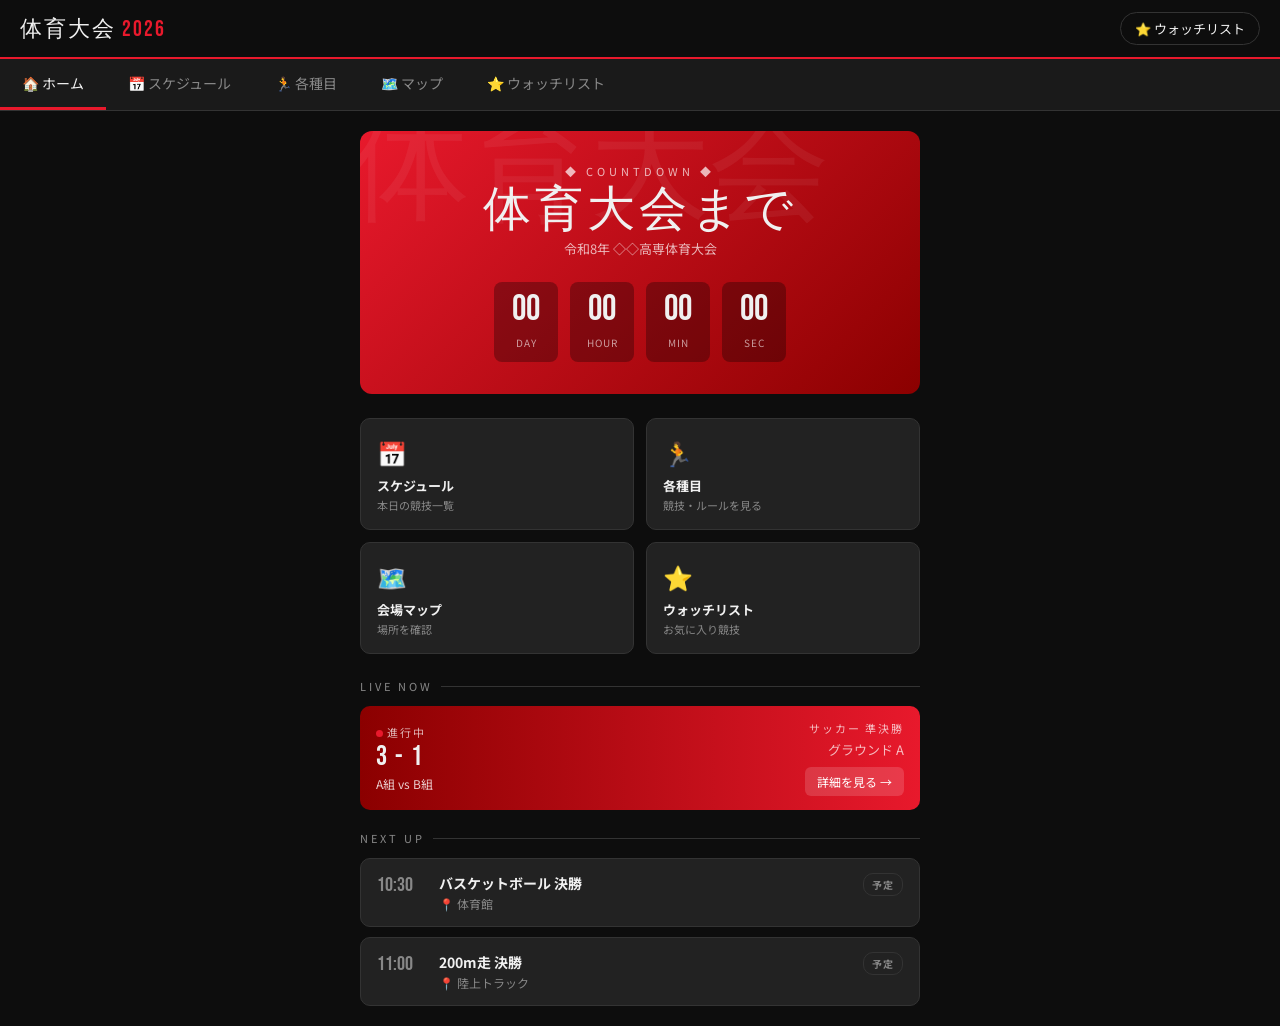
<file: taiikusai.html>
<!DOCTYPE html>
<html lang="ja">
<head>
<meta charset="UTF-8">
<meta name="viewport" content="width=device-width, initial-scale=1.0">
<title>体育大会 2026</title>
<link href="https://fonts.googleapis.com/css2?family=Bebas+Neue&family=Noto+Sans+JP:wght@400;700;900&display=swap" rel="stylesheet">
<style>
  :root {
    --red: #e8192c;
    --dark: #0d0d0d;
    --mid: #1a1a1a;
    --card: #222222;
    --border: #333;
    --text: #f0f0f0;
    --muted: #888;
    --accent: #ffcc00;
  }

  * { box-sizing: border-box; margin: 0; padding: 0; }

  body {
    background: var(--dark);
    color: var(--text);
    font-family: 'Noto Sans JP', sans-serif;
    min-height: 100vh;
  }

  /* ===== HEADER ===== */
  header {
    background: var(--dark);
    border-bottom: 2px solid var(--red);
    padding: 12px 20px;
    display: flex;
    align-items: center;
    justify-content: space-between;
    position: sticky;
    top: 0;
    z-index: 100;
  }

  .logo {
    font-family: 'Bebas Neue', sans-serif;
    font-size: 22px;
    letter-spacing: 2px;
    color: var(--text);
  }
  .logo span { color: var(--red); }

  .watchlist-btn {
    background: none;
    border: 1px solid var(--border);
    color: var(--text);
    padding: 6px 14px;
    border-radius: 20px;
    cursor: pointer;
    font-size: 13px;
    display: flex;
    align-items: center;
    gap: 6px;
    font-family: 'Noto Sans JP', sans-serif;
    transition: border-color 0.2s;
  }
  .watchlist-btn:hover { border-color: var(--accent); color: var(--accent); }
  .watchlist-badge {
    background: var(--red);
    color: white;
    border-radius: 50%;
    width: 18px;
    height: 18px;
    font-size: 11px;
    display: flex;
    align-items: center;
    justify-content: center;
    display: none;
  }
  .watchlist-badge.show { display: flex; }

  /* ===== NAV ===== */
  nav {
    background: var(--mid);
    display: flex;
    overflow-x: auto;
    border-bottom: 1px solid var(--border);
    scrollbar-width: none;
  }
  nav::-webkit-scrollbar { display: none; }

  .nav-btn {
    background: none;
    border: none;
    color: var(--muted);
    padding: 14px 22px;
    cursor: pointer;
    font-size: 14px;
    font-family: 'Noto Sans JP', sans-serif;
    white-space: nowrap;
    border-bottom: 3px solid transparent;
    transition: all 0.2s;
  }
  .nav-btn.active {
    color: var(--text);
    border-bottom-color: var(--red);
  }
  .nav-btn:hover { color: var(--text); }

  /* ===== PAGES ===== */
  .page { display: none; padding: 20px; max-width: 600px; margin: 0 auto; }
  .page.active { display: block; }

  /* ===== HOME ===== */
  .hero {
    background: linear-gradient(135deg, var(--red) 0%, #8b0000 100%);
    border-radius: 12px;
    padding: 32px 24px;
    text-align: center;
    margin-bottom: 24px;
    position: relative;
    overflow: hidden;
  }
  .hero::before {
    content: '体育大会';
    font-family: 'Bebas Neue', sans-serif;
    font-size: 120px;
    position: absolute;
    top: -20px; left: -10px;
    color: rgba(255,255,255,0.06);
    line-height: 1;
    pointer-events: none;
  }
  .hero-label {
    font-size: 11px;
    letter-spacing: 4px;
    text-transform: uppercase;
    color: rgba(255,255,255,0.7);
    margin-bottom: 8px;
  }
  .hero-title {
    font-family: 'Bebas Neue', sans-serif;
    font-size: 48px;
    letter-spacing: 4px;
    line-height: 1;
    margin-bottom: 4px;
  }
  .hero-sub {
    font-size: 13px;
    color: rgba(255,255,255,0.7);
    margin-bottom: 24px;
  }

  /* countdown */
  .countdown {
    display: flex;
    gap: 12px;
    justify-content: center;
  }
  .cd-unit {
    background: rgba(0,0,0,0.3);
    border-radius: 8px;
    padding: 10px 14px;
    min-width: 64px;
  }
  .cd-num {
    font-family: 'Bebas Neue', sans-serif;
    font-size: 36px;
    line-height: 1;
    display: block;
  }
  .cd-label {
    font-size: 10px;
    color: rgba(255,255,255,0.6);
    letter-spacing: 1px;
  }

  /* quick cards */
  .quick-grid {
    display: grid;
    grid-template-columns: 1fr 1fr;
    gap: 12px;
    margin-bottom: 24px;
  }
  .quick-card {
    background: var(--card);
    border: 1px solid var(--border);
    border-radius: 10px;
    padding: 16px;
    cursor: pointer;
    transition: border-color 0.2s, transform 0.1s;
  }
  .quick-card:hover { border-color: var(--red); transform: translateY(-2px); }
  .quick-card-icon { font-size: 24px; margin-bottom: 6px; }
  .quick-card-title { font-size: 13px; font-weight: 700; }
  .quick-card-sub { font-size: 11px; color: var(--muted); margin-top: 2px; }

  /* today section */
  .section-title {
    font-size: 11px;
    letter-spacing: 3px;
    text-transform: uppercase;
    color: var(--muted);
    margin-bottom: 12px;
    display: flex;
    align-items: center;
    gap: 8px;
  }
  .section-title::after {
    content: '';
    flex: 1;
    height: 1px;
    background: var(--border);
  }

  /* ===== SCHEDULE ===== */
  .filter-row {
    display: flex;
    gap: 8px;
    overflow-x: auto;
    margin-bottom: 16px;
    scrollbar-width: none;
    padding-bottom: 4px;
  }
  .filter-row::-webkit-scrollbar { display: none; }
  .filter-chip {
    background: var(--card);
    border: 1px solid var(--border);
    color: var(--muted);
    padding: 6px 14px;
    border-radius: 20px;
    cursor: pointer;
    font-size: 12px;
    white-space: nowrap;
    font-family: 'Noto Sans JP', sans-serif;
    transition: all 0.2s;
  }
  .filter-chip.active { background: var(--red); border-color: var(--red); color: white; }

  .schedule-list { display: flex; flex-direction: column; gap: 10px; }

  .schedule-card {
    background: var(--card);
    border: 1px solid var(--border);
    border-radius: 10px;
    padding: 14px 16px;
    display: flex;
    gap: 14px;
    align-items: flex-start;
    transition: border-color 0.2s;
    position: relative;
  }
  .schedule-card.watched { border-color: var(--accent); }
  .schedule-card.live { border-color: var(--red); }

  .schedule-time {
    font-family: 'Bebas Neue', sans-serif;
    font-size: 20px;
    color: var(--muted);
    min-width: 48px;
    line-height: 1.2;
  }
  .schedule-time.live-time { color: var(--red); }

  .schedule-info { flex: 1; }
  .schedule-event { font-size: 14px; font-weight: 700; margin-bottom: 2px; }
  .schedule-detail { font-size: 12px; color: var(--muted); }

  .schedule-right { display: flex; flex-direction: column; align-items: flex-end; gap: 6px; }

  .status-badge {
    font-size: 10px;
    padding: 3px 8px;
    border-radius: 10px;
    font-weight: 700;
    letter-spacing: 1px;
  }
  .status-live { background: var(--red); color: white; }
  .status-done { background: var(--border); color: var(--muted); }
  .status-upcoming { background: transparent; border: 1px solid var(--border); color: var(--muted); }

  .watch-toggle {
    background: none;
    border: 1px solid var(--border);
    width: 28px; height: 28px;
    border-radius: 50%;
    cursor: pointer;
    font-size: 14px;
    display: flex;
    align-items: center;
    justify-content: center;
    transition: all 0.2s;
    color: var(--muted);
  }
  .watch-toggle.on { background: var(--accent); border-color: var(--accent); color: #000; }

  /* result score */
  .result-score {
    font-family: 'Bebas Neue', sans-serif;
    font-size: 18px;
    color: var(--accent);
  }

  /* ===== EVENTS ===== */
  .event-grid { display: flex; flex-direction: column; gap: 10px; }
  .event-card {
    background: var(--card);
    border: 1px solid var(--border);
    border-radius: 10px;
    padding: 16px;
    display: flex;
    align-items: center;
    gap: 14px;
    cursor: pointer;
    transition: border-color 0.2s;
  }
  .event-card:hover { border-color: var(--red); }
  .event-icon { font-size: 28px; width: 44px; text-align: center; }
  .event-info { flex: 1; }
  .event-name { font-size: 15px; font-weight: 700; margin-bottom: 3px; }
  .event-meta { font-size: 12px; color: var(--muted); }
  .event-arrow { color: var(--muted); font-size: 18px; }

  /* ===== MAP ===== */
  .map-container {
    background: var(--card);
    border: 1px solid var(--border);
    border-radius: 12px;
    overflow: hidden;
    margin-bottom: 16px;
  }
  .map-svg-area {
    width: 100%;
    aspect-ratio: 4/3;
    position: relative;
    background: #1a2a1a;
  }
  .map-svg-area svg { width: 100%; height: 100%; }

  .map-legend { padding: 16px; }
  .legend-title {
    font-size: 11px;
    letter-spacing: 2px;
    color: var(--muted);
    margin-bottom: 10px;
  }
  .legend-grid { display: grid; grid-template-columns: 1fr 1fr; gap: 8px; }
  .legend-item { display: flex; align-items: center; gap: 8px; font-size: 12px; }
  .legend-dot {
    width: 10px; height: 10px;
    border-radius: 50%;
    flex-shrink: 0;
  }

  /* ===== WATCHLIST PAGE ===== */
  .empty-state {
    text-align: center;
    padding: 60px 20px;
    color: var(--muted);
  }
  .empty-icon { font-size: 48px; margin-bottom: 12px; }
  .empty-text { font-size: 14px; }

  /* ===== MODAL ===== */
  .modal-overlay {
    display: none;
    position: fixed;
    inset: 0;
    background: rgba(0,0,0,0.8);
    z-index: 200;
    align-items: flex-end;
    justify-content: center;
  }
  .modal-overlay.open { display: flex; }
  .modal {
    background: var(--mid);
    border-radius: 16px 16px 0 0;
    padding: 24px 20px 36px;
    width: 100%;
    max-width: 600px;
    border-top: 1px solid var(--border);
    animation: slideUp 0.25s ease;
  }
  @keyframes slideUp {
    from { transform: translateY(40px); opacity: 0; }
    to { transform: translateY(0); opacity: 1; }
  }
  .modal-handle {
    width: 36px; height: 4px;
    background: var(--border);
    border-radius: 2px;
    margin: 0 auto 20px;
  }
  .modal-title {
    font-family: 'Bebas Neue', sans-serif;
    font-size: 28px;
    letter-spacing: 2px;
    margin-bottom: 4px;
  }
  .modal-sub { font-size: 13px; color: var(--muted); margin-bottom: 20px; }
  .modal-detail-row {
    display: flex;
    justify-content: space-between;
    padding: 10px 0;
    border-bottom: 1px solid var(--border);
    font-size: 13px;
  }
  .modal-detail-row:last-of-type { border-bottom: none; }
  .modal-detail-label { color: var(--muted); }
  .modal-close {
    background: var(--red);
    border: none;
    color: white;
    padding: 12px;
    border-radius: 8px;
    cursor: pointer;
    font-size: 14px;
    font-family: 'Noto Sans JP', sans-serif;
    width: 100%;
    margin-top: 16px;
  }

  /* live pulse */
  @keyframes pulse { 0%,100% { opacity:1; } 50% { opacity:0.4; } }
  .live-dot {
    display: inline-block;
    width: 7px; height: 7px;
    background: var(--red);
    border-radius: 50%;
    animation: pulse 1.2s infinite;
    margin-right: 4px;
  }

  /* ===== RESULTS BANNER ===== */
  .results-banner {
    background: linear-gradient(90deg, #8b0000, var(--red));
    border-radius: 10px;
    padding: 14px 16px;
    margin-bottom: 20px;
    display: flex;
    justify-content: space-between;
    align-items: center;
  }
  .rb-label { font-size: 11px; color: rgba(255,255,255,0.7); letter-spacing: 2px; }
  .rb-score { font-family: 'Bebas Neue', sans-serif; font-size: 28px; letter-spacing: 2px; }
  .rb-teams { font-size: 12px; color: rgba(255,255,255,0.8); margin-top: 2px; }

</style>
</head>
<body>

<header>
  <div class="logo">体育大会 <span>2026</span></div>
  <button class="watchlist-btn" onclick="goPage('watchlist')">
    ⭐ ウォッチリスト
    <span class="watchlist-badge" id="wl-badge">0</span>
  </button>
</header>

<nav>
  <button class="nav-btn active" onclick="goPage('home')">🏠 ホーム</button>
  <button class="nav-btn" onclick="goPage('schedule')">📅 スケジュール</button>
  <button class="nav-btn" onclick="goPage('events')">🏃 各種目</button>
  <button class="nav-btn" onclick="goPage('map')">🗺️ マップ</button>
  <button class="nav-btn" onclick="goPage('watchlist')">⭐ ウォッチリスト</button>
</nav>

<!-- ===== HOME ===== -->
<div class="page active" id="page-home">

  <div class="hero">
    <div class="hero-label">◆ COUNTDOWN ◆</div>
    <div class="hero-title">体育大会まで</div>
    <div class="hero-sub">令和8年 ◇◇高専体育大会</div>
    <div class="countdown">
      <div class="cd-unit"><span class="cd-num" id="cd-d">--</span><span class="cd-label">DAY</span></div>
      <div class="cd-unit"><span class="cd-num" id="cd-h">--</span><span class="cd-label">HOUR</span></div>
      <div class="cd-unit"><span class="cd-num" id="cd-m">--</span><span class="cd-label">MIN</span></div>
      <div class="cd-unit"><span class="cd-num" id="cd-s">--</span><span class="cd-label">SEC</span></div>
    </div>
  </div>

  <div class="quick-grid">
    <div class="quick-card" onclick="goPage('schedule')">
      <div class="quick-card-icon">📅</div>
      <div class="quick-card-title">スケジュール</div>
      <div class="quick-card-sub">本日の競技一覧</div>
    </div>
    <div class="quick-card" onclick="goPage('events')">
      <div class="quick-card-icon">🏃</div>
      <div class="quick-card-title">各種目</div>
      <div class="quick-card-sub">競技・ルールを見る</div>
    </div>
    <div class="quick-card" onclick="goPage('map')">
      <div class="quick-card-icon">🗺️</div>
      <div class="quick-card-title">会場マップ</div>
      <div class="quick-card-sub">場所を確認</div>
    </div>
    <div class="quick-card" onclick="goPage('watchlist')">
      <div class="quick-card-icon">⭐</div>
      <div class="quick-card-title">ウォッチリスト</div>
      <div class="quick-card-sub">お気に入り競技</div>
    </div>
  </div>

  <div class="section-title">LIVE NOW</div>
  <div class="results-banner">
    <div>
      <div class="rb-label"><span class="live-dot"></span>進行中</div>
      <div class="rb-score">3 - 1</div>
      <div class="rb-teams">A組 vs B組</div>
    </div>
    <div style="text-align:right">
      <div class="rb-label">サッカー 準決勝</div>
      <div style="font-size:13px;color:rgba(255,255,255,0.7);margin-top:4px">グラウンド A</div>
      <button style="background:rgba(255,255,255,0.15);border:none;color:white;padding:6px 12px;border-radius:6px;font-size:12px;margin-top:8px;cursor:pointer;font-family:'Noto Sans JP',sans-serif" onclick="goPage('schedule')">詳細を見る →</button>
    </div>
  </div>

  <div class="section-title">NEXT UP</div>
  <div id="home-next"></div>

</div>

<!-- ===== SCHEDULE ===== -->
<div class="page" id="page-schedule">

  <div class="filter-row" id="filter-row"></div>
  <div class="schedule-list" id="schedule-list"></div>

</div>

<!-- ===== EVENTS ===== -->
<div class="page" id="page-events">
  <div class="event-grid" id="event-grid"></div>
</div>

<!-- ===== MAP ===== -->
<div class="page" id="page-map">
  <div class="map-container">
    <div class="map-svg-area">
      <svg viewBox="0 0 400 300" xmlns="http://www.w3.org/2000/svg">
        <!-- 背景 -->
        <rect width="400" height="300" fill="#1a2a1a"/>

        <!-- グラウンドA -->
        <rect x="20" y="20" width="170" height="100" rx="6" fill="#2a3d2a" stroke="#4a6a4a" stroke-width="1.5"/>
        <rect x="70" y="40" width="70" height="60" rx="2" fill="none" stroke="#5a8a5a" stroke-width="1" stroke-dasharray="4,3"/>
        <text x="105" y="118" text-anchor="middle" fill="#7aaa7a" font-size="11" font-family="Noto Sans JP">グラウンド A</text>
        <circle cx="105" cy="70" r="18" fill="none" stroke="#5a8a5a" stroke-width="1" stroke-dasharray="3,3"/>
        <text x="105" y="72" text-anchor="middle" fill="#7aaa7a" font-size="9" font-family="Noto Sans JP">サッカー</text>

        <!-- 体育館 -->
        <rect x="210" y="20" width="170" height="80" rx="6" fill="#2a2a3d" stroke="#4a4a6a" stroke-width="1.5"/>
        <text x="295" y="65" text-anchor="middle" fill="#8a8aaa" font-size="12" font-family="Noto Sans JP" font-weight="bold">体育館</text>
        <text x="295" y="82" text-anchor="middle" fill="#6a6a9a" font-size="9" font-family="Noto Sans JP">バスケ・バレー</text>

        <!-- トラック -->
        <ellipse cx="105" cy="210" rx="90" ry="55" fill="none" stroke="#8a6a2a" stroke-width="8" opacity="0.5"/>
        <ellipse cx="105" cy="210" rx="90" ry="55" fill="none" stroke="#aa8a3a" stroke-width="2"/>
        <ellipse cx="105" cy="210" rx="65" ry="35" fill="#1a2a1a" stroke="#6a5a2a" stroke-width="1"/>
        <text x="105" y="207" text-anchor="middle" fill="#aa8a3a" font-size="11" font-family="Noto Sans JP">陸上</text>
        <text x="105" y="221" text-anchor="middle" fill="#8a6a2a" font-size="9" font-family="Noto Sans JP">トラック</text>

        <!-- プール -->
        <rect x="210" y="120" width="170" height="80" rx="6" fill="#1a2a3d" stroke="#3a5a8a" stroke-width="1.5"/>
        <line x1="210" y1="145" x2="380" y2="145" stroke="#2a4a6a" stroke-width="1"/>
        <line x1="210" y1="165" x2="380" y2="165" stroke="#2a4a6a" stroke-width="1"/>
        <line x1="210" y1="185" x2="380" y2="185" stroke="#2a4a6a" stroke-width="1"/>
        <text x="295" y="158" text-anchor="middle" fill="#5a8aaa" font-size="11" font-family="Noto Sans JP">プール</text>
        <text x="295" y="174" text-anchor="middle" fill="#3a6a8a" font-size="9" font-family="Noto Sans JP">水泳</text>

        <!-- 道 -->
        <rect x="195" y="0" width="15" height="300" fill="#111" opacity="0.8"/>
        <rect x="0" y="135" width="400" height="15" fill="#111" opacity="0.8"/>
        <text x="202" y="150" text-anchor="middle" fill="#555" font-size="8" font-family="Noto Sans JP" transform="rotate(-90,202,148)">通路</text>

        <!-- 本部テント -->
        <rect x="210" y="215" width="80" height="45" rx="4" fill="#3d2a1a" stroke="#8a5a2a" stroke-width="1.5"/>
        <text x="250" y="236" text-anchor="middle" fill="#aa7a3a" font-size="10" font-family="Noto Sans JP">本部テント</text>
        <text x="250" y="251" text-anchor="middle" fill="#8a5a2a" font-size="8" font-family="Noto Sans JP">救護・放送</text>

        <!-- ピン -->
        <circle cx="105" cy="70" r="4" fill="#e8192c"/>
        <circle cx="295" cy="58" r="4" fill="#4a4aff"/>
        <circle cx="105" cy="210" r="4" fill="#ff8c00"/>
        <circle cx="295" cy="160" r="4" fill="#00aaff"/>
        <circle cx="250" cy="237" r="4" fill="#aa7a3a"/>
      </svg>
    </div>
    <div class="map-legend">
      <div class="legend-title">▶ 凡例</div>
      <div class="legend-grid">
        <div class="legend-item"><div class="legend-dot" style="background:#e8192c"></div>グラウンドA（サッカー）</div>
        <div class="legend-item"><div class="legend-dot" style="background:#4a4aff"></div>体育館（バスケ・バレー）</div>
        <div class="legend-item"><div class="legend-dot" style="background:#ff8c00"></div>陸上トラック</div>
        <div class="legend-item"><div class="legend-dot" style="background:#00aaff"></div>プール（水泳）</div>
        <div class="legend-item"><div class="legend-dot" style="background:#aa7a3a"></div>本部・救護テント</div>
      </div>
    </div>
  </div>
  <p style="font-size:12px;color:var(--muted);text-align:center">※ マップはサンプルです。実際の会場に合わせて編集してください</p>
</div>

<!-- ===== WATCHLIST ===== -->
<div class="page" id="page-watchlist">
  <div class="section-title">MY WATCHLIST</div>
  <div id="watchlist-content"></div>
</div>

<!-- ===== MODAL ===== -->
<div class="modal-overlay" id="modal-overlay" onclick="closeModal(event)">
  <div class="modal" id="modal">
    <div class="modal-handle"></div>
    <div id="modal-body"></div>
    <button class="modal-close" onclick="closeModalBtn()">閉じる</button>
  </div>
</div>

<script>
// ============================================================
// ★ データ — ここを自分たちの体育大会に合わせて書き換えてね！
// ============================================================

// 体育大会の日付（年, 月-1, 日, 時, 分, 秒）
const TARGET_DATE = new Date(2026, 8, 15, 9, 0, 0); // 例: 2026年9月15日 9:00

// スケジュールデータ
const scheduleData = [
  { id: 1, time: "09:00", event: "開会式", place: "グラウンドA", category: "式典", status: "done", result: null },
  { id: 2, time: "09:30", event: "100m走 予選", place: "陸上トラック", category: "陸上", status: "done", result: "1位: A組 田中" },
  { id: 3, time: "10:00", event: "サッカー 準決勝", place: "グラウンドA", category: "球技", status: "live", result: "A組 3 - 1 B組" },
  { id: 4, time: "10:30", event: "バスケットボール 決勝", place: "体育館", category: "球技", status: "upcoming", result: null },
  { id: 5, time: "11:00", event: "200m走 決勝", place: "陸上トラック", category: "陸上", status: "upcoming", result: null },
  { id: 6, time: "11:30", event: "バレーボール 3位決定戦", place: "体育館", category: "球技", status: "upcoming", result: null },
  { id: 7, time: "13:00", event: "水泳 自由形 50m", place: "プール", category: "水泳", status: "upcoming", result: null },
  { id: 8, time: "14:00", event: "サッカー 決勝", place: "グラウンドA", category: "球技", status: "upcoming", result: null },
  { id: 9, time: "15:00", event: "リレー 決勝", place: "陸上トラック", category: "陸上", status: "upcoming", result: null },
  { id: 10, time: "15:45", event: "閉会式・表彰", place: "グラウンドA", category: "式典", status: "upcoming", result: null },
];

// 競技データ
const eventData = [
  { icon: "⚽", name: "サッカー", meta: "クラス対抗 トーナメント制", place: "グラウンドA", rule: "前後半20分制。11人制。勝ち点制でトーナメント進出を決定。" },
  { icon: "🏀", name: "バスケットボール", meta: "クラス対抗 トーナメント制", place: "体育館", rule: "5人制、各クォーター10分。3ポイントライン有り。" },
  { icon: "🏐", name: "バレーボール", meta: "クラス対抗 リーグ戦＋決勝T", place: "体育館", rule: "6人制。3セットマッチ。25点先取（デュース有）。" },
  { icon: "🏃", name: "100m走", meta: "個人種目 タイム計測", place: "陸上トラック", rule: "スターティングブロック使用。フライングは失格。" },
  { icon: "🔄", name: "リレー", meta: "クラス対抗 4×100m", place: "陸上トラック", rule: "4名1チーム。バトンゾーン内でのパス。" },
  { icon: "🏊", name: "水泳 自由形", meta: "個人種目 50m", place: "プール", rule: "タイム計測。スタートはスターティングブロックから。" },
];

// ============================================================
// アプリロジック
// ============================================================

let watchlist = JSON.parse(localStorage.getItem('wl') || '[]');
let currentFilter = 'すべて';

function saveWL() {
  localStorage.setItem('wl', JSON.stringify(watchlist));
  updateBadge();
}

function updateBadge() {
  const badge = document.getElementById('wl-badge');
  if (watchlist.length > 0) {
    badge.textContent = watchlist.length;
    badge.classList.add('show');
  } else {
    badge.classList.remove('show');
  }
}

// ページ切り替え
function goPage(id) {
  document.querySelectorAll('.page').forEach(p => p.classList.remove('active'));
  document.querySelectorAll('.nav-btn').forEach(b => b.classList.remove('active'));
  document.getElementById('page-' + id).classList.add('active');
  const navBtns = document.querySelectorAll('.nav-btn');
  const pageOrder = ['home', 'schedule', 'events', 'map', 'watchlist'];
  const idx = pageOrder.indexOf(id);
  if (idx >= 0) navBtns[idx].classList.add('active');

  if (id === 'schedule') renderSchedule();
  if (id === 'watchlist') renderWatchlist();
}

// カウントダウン
function updateCountdown() {
  const now = new Date();
  const diff = TARGET_DATE - now;
  if (diff <= 0) {
    ['cd-d','cd-h','cd-m','cd-s'].forEach(id => document.getElementById(id).textContent = '00');
    return;
  }
  const d = Math.floor(diff / 86400000);
  const h = Math.floor((diff % 86400000) / 3600000);
  const m = Math.floor((diff % 3600000) / 60000);
  const s = Math.floor((diff % 60000) / 1000);
  document.getElementById('cd-d').textContent = String(d).padStart(2,'0');
  document.getElementById('cd-h').textContent = String(h).padStart(2,'0');
  document.getElementById('cd-m').textContent = String(m).padStart(2,'0');
  document.getElementById('cd-s').textContent = String(s).padStart(2,'0');
}

// スケジュール
function renderSchedule() {
  // フィルター
  const cats = ['すべて', ...new Set(scheduleData.map(s => s.category))];
  const fr = document.getElementById('filter-row');
  fr.innerHTML = cats.map(c =>
    `<button class="filter-chip ${c === currentFilter ? 'active' : ''}" onclick="setFilter('${c}')">${c}</button>`
  ).join('');

  const filtered = currentFilter === 'すべて'
    ? scheduleData
    : scheduleData.filter(s => s.category === currentFilter);

  const list = document.getElementById('schedule-list');
  list.innerHTML = filtered.map(s => {
    const isWatched = watchlist.includes(s.id);
    const statusClass = s.status === 'live' ? 'status-live' : s.status === 'done' ? 'status-done' : 'status-upcoming';
    const statusLabel = s.status === 'live' ? '● LIVE' : s.status === 'done' ? '終了' : '予定';
    return `
      <div class="schedule-card ${isWatched ? 'watched' : ''} ${s.status === 'live' ? 'live' : ''}">
        <div class="schedule-time ${s.status === 'live' ? 'live-time' : ''}">${s.time}</div>
        <div class="schedule-info">
          <div class="schedule-event">${s.event}</div>
          <div class="schedule-detail">📍 ${s.place}${s.result ? ' · ' + s.result : ''}</div>
        </div>
        <div class="schedule-right">
          <span class="status-badge ${statusClass}">${statusLabel}</span>
          ${s.result && s.status === 'done' ? `<div class="result-score">${s.result.includes('-') ? s.result.split(': ')[1] || s.result : ''}</div>` : ''}
          <button class="watch-toggle ${isWatched ? 'on' : ''}" onclick="toggleWatch(${s.id})">⭐</button>
        </div>
      </div>
    `;
  }).join('');
}

function setFilter(cat) {
  currentFilter = cat;
  renderSchedule();
}

function toggleWatch(id) {
  if (watchlist.includes(id)) {
    watchlist = watchlist.filter(w => w !== id);
  } else {
    watchlist.push(id);
  }
  saveWL();
  renderSchedule();
}

// 各種目
function renderEvents() {
  document.getElementById('event-grid').innerHTML = eventData.map((e, i) => `
    <div class="event-card" onclick="showEventModal(${i})">
      <div class="event-icon">${e.icon}</div>
      <div class="event-info">
        <div class="event-name">${e.name}</div>
        <div class="event-meta">${e.meta} · ${e.place}</div>
      </div>
      <div class="event-arrow">›</div>
    </div>
  `).join('');
}

function showEventModal(i) {
  const e = eventData[i];
  document.getElementById('modal-body').innerHTML = `
    <div style="font-size:36px;margin-bottom:8px">${e.icon}</div>
    <div class="modal-title">${e.name}</div>
    <div class="modal-sub">${e.meta}</div>
    <div class="modal-detail-row"><span class="modal-detail-label">会場</span><span>${e.place}</span></div>
    <div class="modal-detail-row"><span class="modal-detail-label">ルール</span><span style="text-align:right;max-width:220px;line-height:1.6">${e.rule}</span></div>
  `;
  document.getElementById('modal-overlay').classList.add('open');
}

function closeModal(e) {
  if (e.target === document.getElementById('modal-overlay')) closeModalBtn();
}
function closeModalBtn() {
  document.getElementById('modal-overlay').classList.remove('open');
}

// ウォッチリスト
function renderWatchlist() {
  const el = document.getElementById('watchlist-content');
  const items = scheduleData.filter(s => watchlist.includes(s.id));
  if (items.length === 0) {
    el.innerHTML = `<div class="empty-state"><div class="empty-icon">⭐</div><div class="empty-text">スケジュールから⭐を押して<br>気になる競技を追加しよう</div></div>`;
    return;
  }
  el.innerHTML = `<div class="schedule-list">${items.map(s => {
    const statusClass = s.status === 'live' ? 'status-live' : s.status === 'done' ? 'status-done' : 'status-upcoming';
    const statusLabel = s.status === 'live' ? '● LIVE' : s.status === 'done' ? '終了' : '予定';
    return `
      <div class="schedule-card watched ${s.status === 'live' ? 'live' : ''}">
        <div class="schedule-time">${s.time}</div>
        <div class="schedule-info">
          <div class="schedule-event">${s.event}</div>
          <div class="schedule-detail">📍 ${s.place}${s.result ? ' · ' + s.result : ''}</div>
        </div>
        <div class="schedule-right">
          <span class="status-badge ${statusClass}">${statusLabel}</span>
          <button class="watch-toggle on" onclick="removeWatch(${s.id})">⭐</button>
        </div>
      </div>
    `;
  }).join('')}</div>`;
}

function removeWatch(id) {
  watchlist = watchlist.filter(w => w !== id);
  saveWL();
  renderWatchlist();
}

// ホームのNEXT UP
function renderHomeNext() {
  const upcoming = scheduleData.filter(s => s.status === 'upcoming').slice(0, 2);
  document.getElementById('home-next').innerHTML = `<div class="schedule-list">${upcoming.map(s => `
    <div class="schedule-card">
      <div class="schedule-time">${s.time}</div>
      <div class="schedule-info">
        <div class="schedule-event">${s.event}</div>
        <div class="schedule-detail">📍 ${s.place}</div>
      </div>
      <div class="schedule-right">
        <span class="status-badge status-upcoming">予定</span>
      </div>
    </div>
  `).join('')}</div>`;
}

// 初期化
updateCountdown();
setInterval(updateCountdown, 1000);
renderEvents();
renderHomeNext();
updateBadge();
</script>
</body>
</html>
</file>
